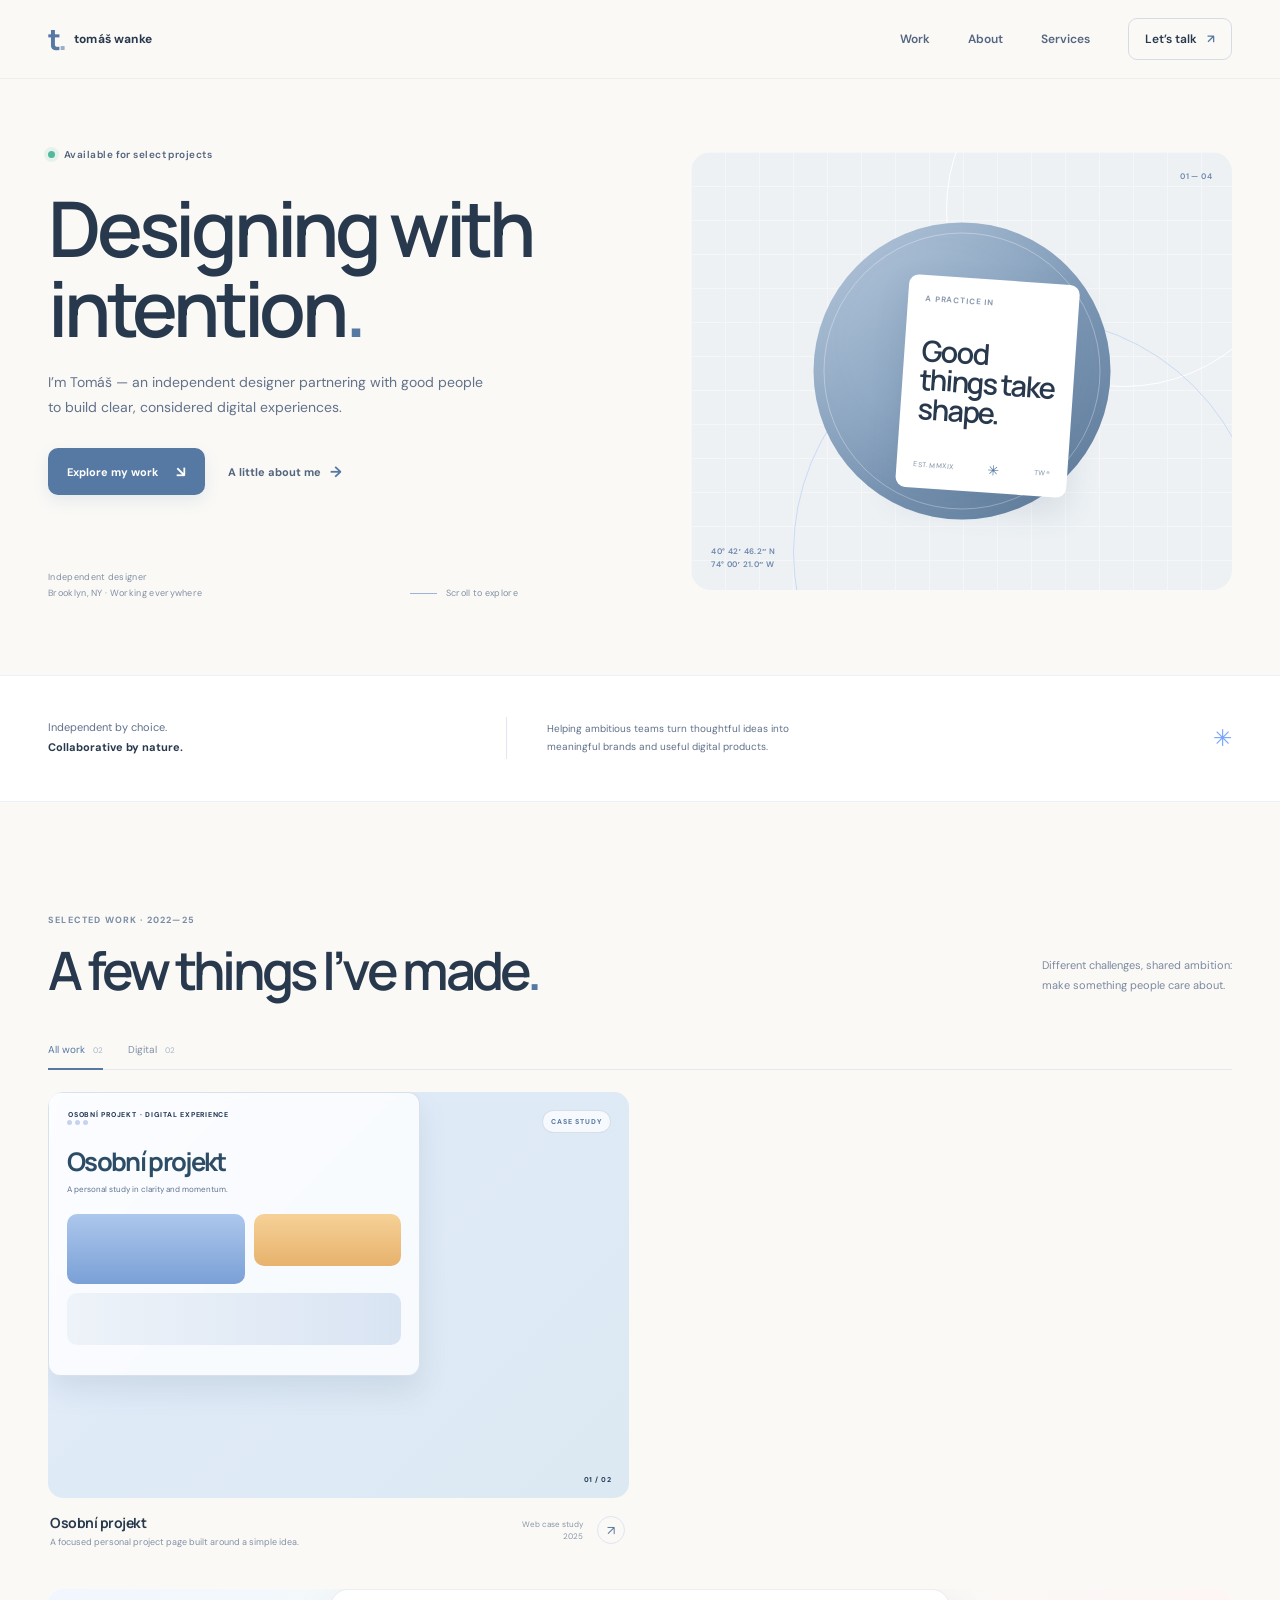
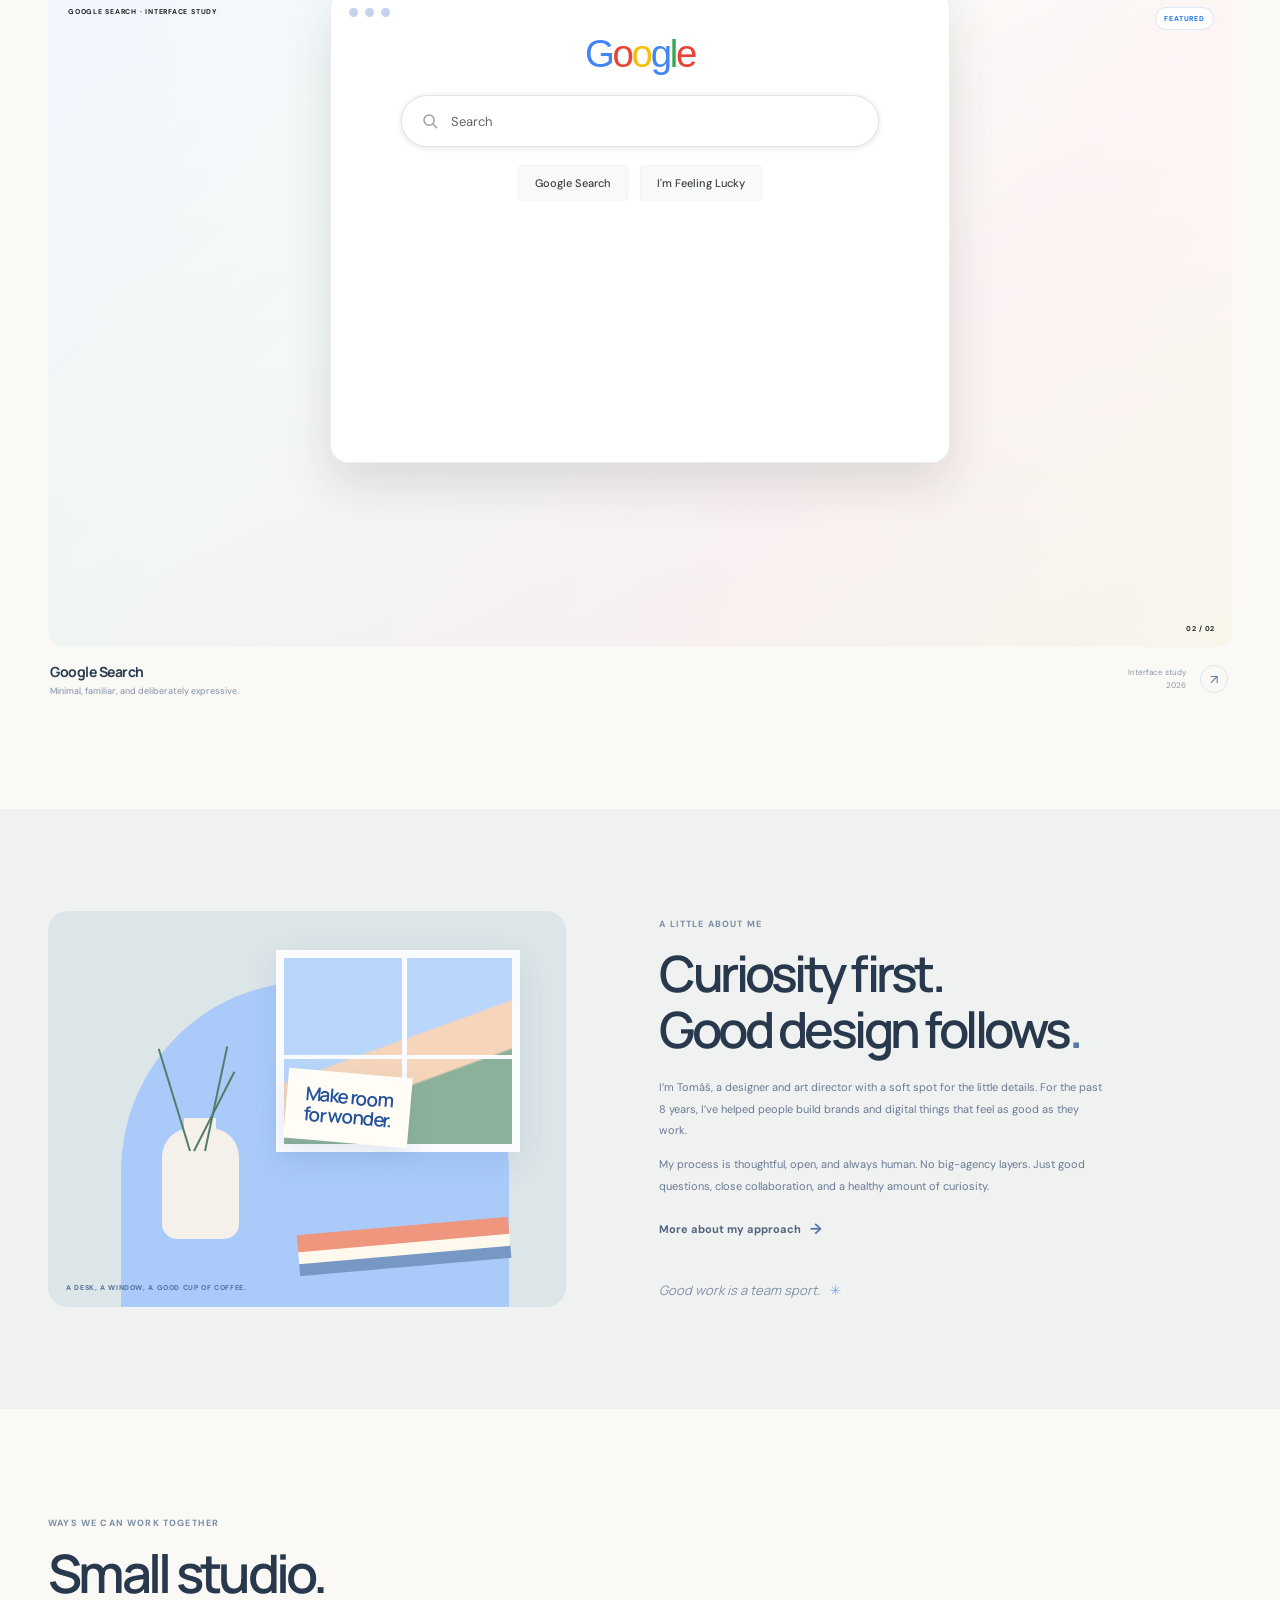
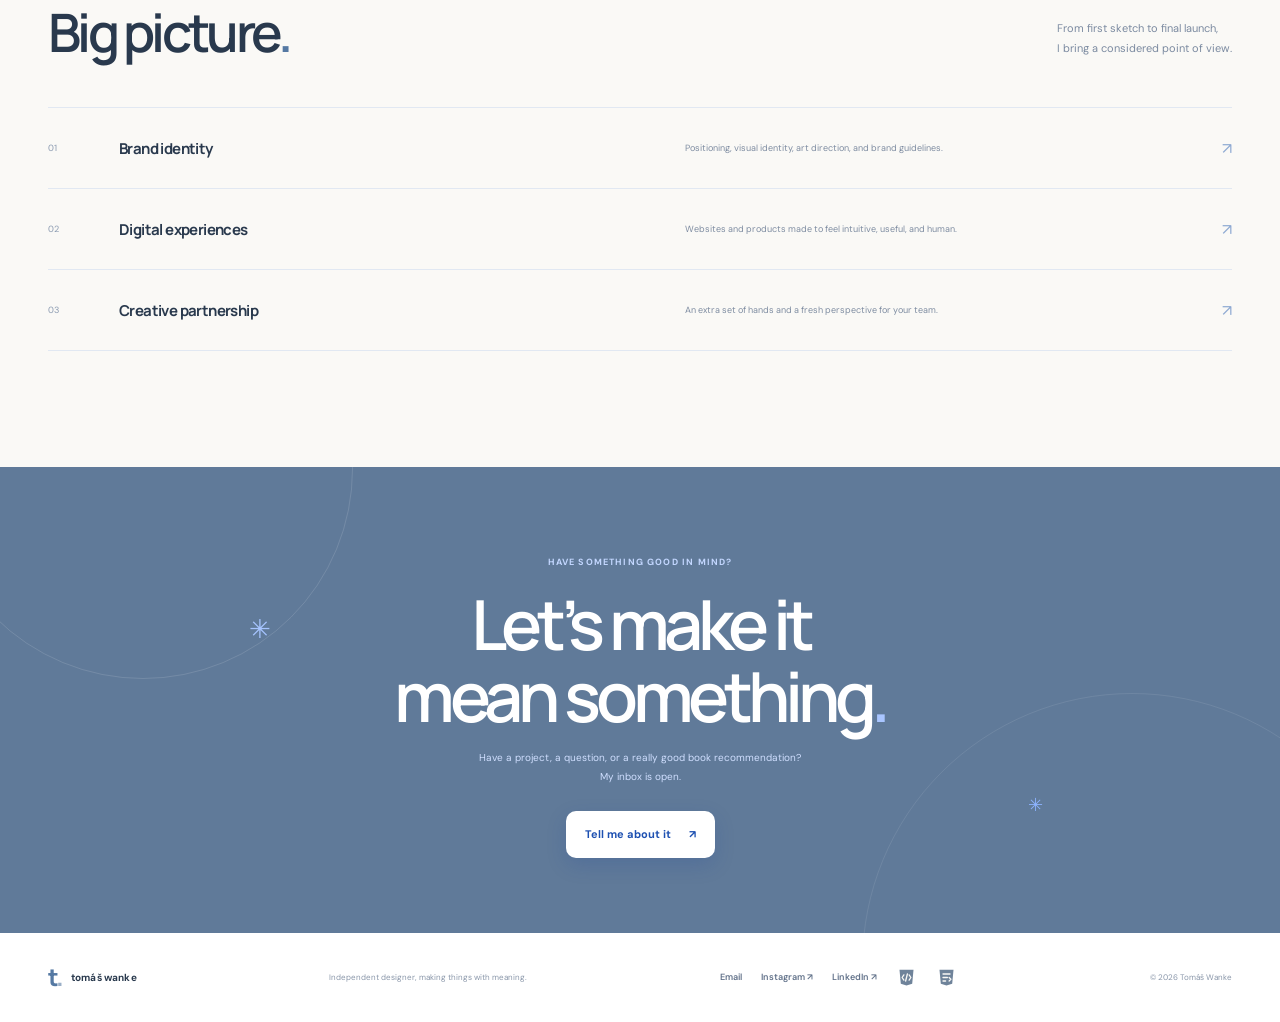
<file: index.html>
<!doctype html>
<html lang="en">
  <head>
    <meta charset="utf-8">
    <meta name="viewport" content="width=device-width, initial-scale=1">
    <meta
      name="description"
      content="The portfolio of Tomáš Wanke, an independent designer creating thoughtful digital experiences and brand identities."
    >
    <meta name="theme-color" content="#faf9f6">
    <title>Tomáš Wanke — Independent Designer</title>
    <link rel="preconnect" href="https://fonts.googleapis.com">
    <link rel="preconnect" href="https://fonts.gstatic.com" crossorigin>
    <link
      href="https://fonts.googleapis.com/css2?family=DM+Sans:wght@400;500;600;700&family=Manrope:wght@400;500;600;700;800&display=swap"
      rel="stylesheet"
    >
    <link rel="stylesheet" href="styles.css">
    <script src="script.js" defer></script>
  </head>
  <body>
    <header class="site-header">
      <nav class="nav shell" aria-label="Main navigation">
        <a class="brand" href="#home" aria-label="Tomáš Wanke home">
          <span class="brand-mark">t<span>.</span></span>
          <span class="brand-name">tomáš wanke</span>
        </a>
        <button class="menu-toggle" type="button" aria-expanded="false" aria-controls="nav-links">
          <span class="sr-only">Toggle navigation</span>
          <span></span>
          <span></span>
        </button>
        <div class="nav-links" id="nav-links">
          <a href="#work">Work</a>
          <a href="#about">About</a>
          <a href="#services">Services</a>
          <a class="nav-contact" href="#contact">Let’s talk <span aria-hidden="true">↗</span></a>
        </div>
      </nav>
    </header>

    <main>
      <section class="hero shell" id="home">
        <div class="hero-copy">
          <div class="availability"><span></span> Available for select projects</div>
          <h1>Designing with<br>intention<span class="blue-period">.</span></h1>
          <p class="hero-description">
            I’m Tomáš — an independent designer partnering with good people to build clear,
            considered digital experiences.
          </p>
          <div class="hero-actions">
            <a class="button button-primary" href="#work">Explore my work <span aria-hidden="true">↘</span></a>
            <a class="text-link" href="#about">A little about me <span aria-hidden="true">→</span></a>
          </div>
          <div class="hero-meta">
            <span>Independent designer<br>Brooklyn, NY · Working everywhere</span>
            <span class="scroll-cue"><span class="scroll-line"></span> Scroll to explore</span>
          </div>
        </div>
        <div class="hero-visual" aria-label="Abstract blue and white geometric artwork" role="img">
          <div class="visual-grid"></div>
          <div class="visual-orbit orbit-one"></div>
          <div class="visual-orbit orbit-two"></div>
          <div class="visual-disc"></div>
          <div class="visual-card">
            <span class="card-label">A practice in</span>
            <span class="card-title">Good<br>things take<br>shape.</span>
            <span class="card-footer">EST. MMXIX <span>✳</span> TW®</span>
          </div>
          <span class="visual-coordinate">40° 42′ 46.2″ N<br>74° 00′ 21.0″ W</span>
          <span class="visual-index">01 — 04</span>
        </div>
      </section>

      <div class="intro-strip">
        <div class="shell intro-inner">
          <p>Independent by choice.<br><strong>Collaborative by nature.</strong></p>
          <div class="intro-rule"></div>
          <p class="intro-note">Helping ambitious teams turn thoughtful ideas into<br class="desktop-break"> meaningful brands and useful digital products.</p>
          <span class="intro-spark" aria-hidden="true">✳</span>
        </div>
      </div>

      <section class="work-section section shell" id="work">
        <div class="section-heading">
          <div>
            <span class="eyebrow">Selected work · 2022—25</span>
            <h2>A few things<br class="mobile-break"> I’ve made<span class="blue-period">.</span></h2>
          </div>
          <p>Different challenges, shared ambition:<br>make something people care about.</p>
        </div>
        <div class="project-filters" role="group" aria-label="Filter projects">
          <button class="filter-button active" type="button" data-filter="all" aria-pressed="true">All work <span>02</span></button>
          <button class="filter-button" type="button" data-filter="digital" aria-pressed="false">Digital <span>02</span></button>
        </div>
        <div class="project-grid">
          <article class="project-card" data-category="digital">
            <a class="project-art art-osobni-projekt" href="https://vixiik.github.io/osobni-projekt/" target="_blank" rel="noreferrer" aria-label="Open Osobní projekt case study">
              <span class="art-eyebrow">OSOBNÍ PROJEKT · DIGITAL EXPERIENCE</span>
              <div class="osobni-window">
                <span class="window-dot"></span><span class="window-dot"></span><span class="window-dot"></span>
                <span class="osobni-title">Osobní projekt</span>
                <span class="osobni-subtitle">A personal study in clarity and momentum.</span>
                <div class="osobni-preview">
                  <span class="preview-block one"></span>
                  <span class="preview-block two"></span>
                  <span class="preview-block three"></span>
                </div>
              </div>
              <span class="osobni-badge">CASE STUDY</span>
              <span class="art-caption">01 / 02</span>
            </a>
            <div class="project-info">
              <div><h3>Osobní projekt</h3><p>A focused personal project page built around a simple idea.</p></div>
              <span class="project-type">Web case study<br>2025</span>
              <a class="project-arrow" href="https://vixiik.github.io/osobni-projekt/" target="_blank" rel="noreferrer" aria-label="Open Osobní projekt">↗</a>
            </div>
          </article>

          <article class="project-card project-card-feature" data-category="digital">
            <a class="project-art art-google-search" href="https://vixiik.github.io/tomasgoogle/" target="_blank" rel="noreferrer" aria-label="Open Google Search study">
              <span class="art-eyebrow">GOOGLE SEARCH · INTERFACE STUDY</span>
              <div class="google-window" role="img" aria-label="Google Search mockup preview">
                <div class="google-toolbar" aria-hidden="true">
                  <span class="window-dot"></span>
                  <span class="window-dot"></span>
                  <span class="window-dot"></span>
                </div>
                <div class="google-logo" aria-hidden="true">
                  <span class="blue">G</span><span class="red">o</span><span class="yellow">o</span><span class="blue">g</span><span class="green">l</span><span class="red">e</span>
                </div>
                <div class="google-search-box" aria-label="Google Search field preview" role="img">
                  <svg class="search-icon" viewBox="0 0 24 24" aria-hidden="true">
                    <circle cx="10.8" cy="10.8" r="6.8"></circle>
                    <path d="M16 16L21 21"></path>
                  </svg>
                  <span class="search-placeholder">Search</span>
                </div>
                <div class="google-actions" aria-hidden="true">
                  <span>Google Search</span>
                  <span>I'm Feeling Lucky</span>
                </div>
              </div>
              <span class="google-badge">FEATURED</span>
              <span class="art-caption">02 / 02</span>
            </a>
            <div class="project-info">
              <div><h3>Google Search</h3><p>Minimal, familiar, and deliberately expressive.</p></div>
              <span class="project-type">Interface study<br>2026</span>
              <a class="project-arrow" href="https://vixiik.github.io/tomasgoogle/" target="_blank" rel="noreferrer" aria-label="Open Google Search">↗</a>
            </div>
          </article>
        </div>
      </section>

      <section class="about-section" id="about">
        <div class="shell about-layout">
          <div class="about-art" aria-label="A portrait illustration of Tomáš's creative workspace" role="img">
            <div class="about-art-backdrop"></div>
            <div class="about-window"><span></span><span></span><span></span></div>
            <div class="about-vase"><i></i><i></i><i></i></div>
            <div class="about-book"></div>
            <div class="about-note">Make room<br>for wonder.</div>
            <span class="about-art-caption">A DESK, A WINDOW, A GOOD CUP OF COFFEE.</span>
          </div>
          <div class="about-copy">
            <span class="eyebrow">A little about me</span>
            <h2>Curiosity first.<br>Good design follows<span class="blue-period">.</span></h2>
            <p>
              I’m Tomáš, a designer and art director with a soft spot for the little details. For the
              past 8 years, I’ve helped people build brands and digital things that feel as good as
              they work.
            </p>
            <p>
              My process is thoughtful, open, and always human. No big-agency layers. Just good
              questions, close collaboration, and a healthy amount of curiosity.
            </p>
            <a class="text-link" href="#contact">More about my approach <span aria-hidden="true">→</span></a>
            <div class="about-signoff">Good work is a team sport. <span>✳</span></div>
          </div>
        </div>
      </section>

      <section class="services-section section shell" id="services">
        <div class="section-heading services-heading">
          <div><span class="eyebrow">Ways we can work together</span><h2>Small studio.<br>Big picture<span class="blue-period">.</span></h2></div>
          <p>From first sketch to final launch,<br>I bring a considered point of view.</p>
        </div>
        <div class="services-list">
          <div class="service-row"><span class="service-number">01</span><h3>Brand identity</h3><p>Positioning, visual identity, art direction, and brand guidelines.</p><span class="service-symbol">↗</span></div>
          <div class="service-row"><span class="service-number">02</span><h3>Digital experiences</h3><p>Websites and products made to feel intuitive, useful, and human.</p><span class="service-symbol">↗</span></div>
          <div class="service-row"><span class="service-number">03</span><h3>Creative partnership</h3><p>An extra set of hands and a fresh perspective for your team.</p><span class="service-symbol">↗</span></div>
        </div>
      </section>

      <section class="contact-section" id="contact">
        <div class="shell contact-inner">
          <span class="eyebrow">Have something good in mind?</span>
          <h2>Let’s make it<br>mean something<span class="contact-period">.</span></h2>
          <p>Have a project, a question, or a really good book recommendation?<br>My inbox is open.</p>
          <a class="button button-light" href="mailto:hello@alexmorgan.design">Tell me about it <span aria-hidden="true">↗</span></a>
          <div class="contact-orbit orbit-contact-one"></div>
          <div class="contact-orbit orbit-contact-two"></div>
          <span class="contact-spark contact-spark-one">✳</span>
          <span class="contact-spark contact-spark-two">✳</span>
        </div>
      </section>
    </main>

    <footer class="site-footer">
      <div class="shell footer-inner">
        <a class="brand footer-brand" href="#home"><span class="brand-mark">t<span>.</span></span><span class="brand-name">tomáš wanke</span></a>
        <p>Independent designer, making things with meaning.</p>
        <div class="footer-links">
          <a href="mailto:hello@alexmorgan.design">Email</a>
          <a href="https://www.instagram.com/" target="_blank" rel="noreferrer">Instagram ↗</a>
          <a href="https://www.linkedin.com/" target="_blank" rel="noreferrer">LinkedIn ↗</a>
          <a class="validator-link" data-validator="html" href="https://validator.w3.org/nu/?doc=https%3A%2F%2Fvixiik.github.io%2F" target="_blank" rel="noreferrer" aria-label="Validate this page's HTML" title="Validate HTML">
            <svg viewBox="0 0 24 24" aria-hidden="true">
              <path d="M4 3h16l-1.5 16L12 21l-6.5-2L4 3Z" />
              <path class="validator-icon-cutout" d="m9 9-2 3 2 3m6-6 2 3-2 3m-2-7-2 8" />
            </svg>
          </a>
          <a class="validator-link" data-validator="css" href="https://jigsaw.w3.org/css-validator/validator?uri=https%3A%2F%2Fvixiik.github.io%2Fstyles.css&amp;profile=css3" target="_blank" rel="noreferrer" aria-label="Validate this page's CSS" title="Validate CSS">
            <svg viewBox="0 0 24 24" aria-hidden="true">
              <path d="M4 3h16l-1.5 16L12 21l-6.5-2L4 3Z" />
              <path class="validator-icon-cutout" d="M8 8h8M8 12h5m-5 4h3m4-4 2 2-2 2" />
            </svg>
          </a>
        </div>
        <span class="copyright">© <span id="year">2025</span> Tomáš Wanke</span>
      </div>
    </footer>
  </body>
</html>
</file>
<file: styles.css>
:root {
  color-scheme: light;
  --ink: #29394d;
  --blue: #5579a3;
  --blue-dark: #466689;
  --blue-light: #eaf0f6;
  --muted: #758295;
  --line: #e5e9ee;
  --paper: #faf9f6;
  --white: #fff;
  --font-body: "DM Sans", sans-serif;
  --font-display: "Manrope", sans-serif;
}

* { box-sizing: border-box; }
html { scroll-behavior: smooth; scroll-padding-top: 84px; }
body { margin: 0; background: var(--paper); color: var(--ink); font-family: var(--font-body); -webkit-font-smoothing: antialiased; }
a { color: inherit; text-decoration: none; }
button { font: inherit; }
.shell { width: min(1200px, calc(100% - 96px)); margin-inline: auto; }
.sr-only { position: absolute; width: 1px; height: 1px; padding: 0; margin: -1px; overflow: hidden; clip: rect(0, 0, 0, 0); white-space: nowrap; border: 0; }

.site-header { position: sticky; z-index: 10; top: 0; background: rgb(250 249 246 / 92%); border-bottom: 1px solid rgb(41 57 77 / 6%); backdrop-filter: blur(14px); }
.nav { min-height: 78px; display: flex; align-items: center; justify-content: space-between; }
.brand { display: inline-flex; align-items: center; gap: 10px; }
.brand-mark { color: var(--blue); font: 800 29px/1 var(--font-display); letter-spacing: -3px; }
.brand-mark span { color: #9aafc7; }
.brand-name { color: var(--ink); font-size: 12px; font-weight: 700; letter-spacing: .015em; }
.nav-links { display: flex; align-items: center; gap: 38px; color: #546680; font-size: 12px; font-weight: 600; }
.nav-links > a:not(.nav-contact) { transition: color .2s ease; }
.nav-links > a:not(.nav-contact):hover, .footer-links a:hover { color: var(--blue); }
.nav-contact { padding: 12px 16px; border: 1px solid #d5dce4; border-radius: 9px; color: var(--ink); transition: color .2s ease, background .2s ease, border-color .2s ease; }
.nav-contact:hover { color: var(--white); background: var(--blue); border-color: var(--blue); }
.nav-contact span { margin-left: 7px; color: var(--blue); }
.nav-contact:hover span { color: var(--white); }
.menu-toggle { display: none; }

.hero { display: grid; grid-template-columns: 1.05fr .95fr; gap: 46px; align-items: center; min-height: 595px; padding-block: 61px 73px; }
.hero-copy { padding-top: 8px; }
.availability { display: flex; align-items: center; gap: 9px; margin-bottom: 27px; color: #52647e; font-size: 10px; font-weight: 600; letter-spacing: .045em; }
.availability > span { width: 7px; height: 7px; border-radius: 50%; background: #54b89c; box-shadow: 0 0 0 4px #54b89c1d; }
h1, h2, h3, p { margin-top: 0; }
h1, h2 { font-family: var(--font-display); }
.hero h1 { margin-bottom: 21px; font-size: clamp(53px, 6vw, 78px); font-weight: 600; line-height: 1.045; letter-spacing: -.055em; }
.blue-period { color: var(--blue); }
.hero-description { max-width: 435px; margin-bottom: 27px; color: #62728a; font-size: 14px; line-height: 1.85; }
.hero-actions { display: flex; align-items: center; gap: 23px; }
.button { display: inline-flex; align-items: center; justify-content: center; gap: 18px; min-height: 47px; padding: 0 19px; border-radius: 10px; font-size: 11px; font-weight: 700; transition: transform .2s ease, background .2s ease; }
.button:hover { transform: translateY(-2px); }
.button-primary { color: white; background: var(--blue); box-shadow: 0 6px 16px #5579a31f; }
.button-primary:hover { background: var(--blue-dark); }
.button-primary span { font-size: 15px; }
.text-link { display: inline-flex; align-items: center; gap: 9px; color: #52647e; font-size: 11px; font-weight: 700; transition: color .2s ease, gap .2s ease; }
.text-link:hover { gap: 13px; color: var(--blue); }
.text-link span { color: var(--blue); font-size: 15px; }
.hero-meta { display: flex; align-items: end; justify-content: space-between; max-width: 470px; margin-top: 74px; color: #8290a5; font-size: 9px; line-height: 1.8; letter-spacing: .035em; }
.scroll-cue { display: flex; align-items: center; gap: 9px; }
.scroll-line { width: 27px; height: 1px; background: #9db4d6; }

.hero-visual { position: relative; min-height: 438px; overflow: hidden; border-radius: 20px; background: #edf1f4; }
.visual-grid { position: absolute; inset: 0; opacity: .42; background-image: linear-gradient(#fff 1px, transparent 1px), linear-gradient(90deg, #fff 1px, transparent 1px); background-size: 34px 34px; }
.visual-orbit { position: absolute; width: 355px; height: 355px; border: 1px solid #fff; border-radius: 50%; }
.orbit-one { top: -120px; right: -69px; }
.orbit-two { right: -31px; bottom: -197px; width: 470px; height: 470px; border-color: #cadaf4; }
.visual-disc { position: absolute; top: 50%; left: 50%; width: 297px; aspect-ratio: 1; border-radius: 50%; background: linear-gradient(140deg, #b5c8dc 2%, #829dbb 57%, #627f9f 100%); transform: translate(-50%, -50%); box-shadow: inset -25px -30px 60px #405d7a24; }
.visual-disc::after { position: absolute; inset: 10px; border: 1px solid #ffffff52; border-radius: inherit; content: ""; }
.visual-card { position: absolute; top: 50%; left: 50%; display: flex; flex-direction: column; justify-content: space-between; width: 171px; height: 213px; padding: 18px 17px 14px; border-radius: 10px; color: var(--ink); background: #fff; box-shadow: 0 14px 32px #405d7a24; transform: translate(-35%, -43%) rotate(4deg); }
.card-label { color: #8b9ab0; font-size: 8px; font-weight: 700; letter-spacing: .11em; text-transform: uppercase; }
.card-title { font: 600 29px/.99 var(--font-display); letter-spacing: -.07em; }
.card-footer { display: flex; align-items: center; justify-content: space-between; color: #8190a4; font-size: 7px; letter-spacing: .06em; }
.card-footer span { color: var(--blue); font-size: 14px; }
.visual-coordinate, .visual-index { position: absolute; color: #6e87ab; font-size: 8px; font-weight: 600; line-height: 1.7; letter-spacing: .05em; }
.visual-coordinate { bottom: 18px; left: 20px; }
.visual-index { top: 18px; right: 20px; }

.intro-strip { background: #fff; border-block: 1px solid #edf1f7; }
.intro-inner { display: grid; grid-template-columns: 1fr 1px 1.5fr auto; align-items: center; gap: 40px; min-height: 125px; }
.intro-inner p { margin: 0; color: #60718a; font-size: 11px; line-height: 1.8; }
.intro-inner p strong { color: var(--ink); font-weight: 700; }
.intro-rule { width: 1px; height: 42px; background: #dfe7f2; }
.intro-note { font-size: 10px !important; }
.intro-spark { color: #75a5ff; font-size: 23px; }

.section { padding-block: 112px; }
.section-heading { display: flex; align-items: end; justify-content: space-between; margin-bottom: 43px; }
.eyebrow { display: block; margin-bottom: 15px; color: #7a8ca6; font-size: 9px; font-weight: 700; letter-spacing: .13em; text-transform: uppercase; }
.section-heading h2, .about-copy h2 { margin-bottom: 0; font-size: clamp(37px, 4.4vw, 53px); font-weight: 600; line-height: 1.12; letter-spacing: -.07em; }
.section-heading > p { margin-bottom: 4px; color: #7b8aa0; font-size: 11px; line-height: 1.8; }
.project-filters { display: flex; gap: 25px; margin-bottom: 22px; border-bottom: 1px solid var(--line); }
.filter-button { position: relative; display: flex; align-items: center; gap: 8px; padding: 0 0 13px; border: 0; color: #8290a5; background: none; cursor: pointer; font-size: 10px; transition: color .2s ease; }
.filter-button::after { position: absolute; right: 0; bottom: -1px; left: 0; height: 2px; background: var(--blue); content: ""; transform: scaleX(0); transform-origin: left; transition: transform .2s ease; }
.filter-button.active { color: var(--blue); }
.filter-button.active::after { transform: scaleX(1); }
.filter-button span { color: #aab6c7; font-size: 8px; }
.project-grid { display: grid; grid-template-columns: repeat(2, minmax(0, 1fr)); gap: 41px 23px; }
.project-card { min-width: 0; animation: reveal .32s ease both; }
.project-card-feature { grid-column: 1 / -1; }
.project-card-feature .project-art { aspect-ratio: 1.8; }
.project-card[hidden] { display: none; }
@keyframes reveal { from { opacity: 0; transform: translateY(8px); } to { opacity: 1; transform: translateY(0); } }
.project-art { position: relative; display: block; aspect-ratio: 1.43; overflow: hidden; border-radius: 15px; }
.art-eyebrow { position: absolute; z-index: 2; top: 18px; left: 20px; font-size: 7px; font-weight: 700; letter-spacing: .11em; }
.art-caption { position: absolute; right: 17px; bottom: 14px; font-size: 7px; font-weight: 700; letter-spacing: .08em; }
.art-kinfield { color: #204c6d; background: #d8f2ed; }
.kinfield-sun { position: absolute; top: 18%; right: 11%; width: 43%; aspect-ratio: 1; border-radius: 50%; background: #ffce8a; }
.kinfield-word { position: absolute; z-index: 1; top: 34%; left: 9%; color: #185779; font: 800 clamp(42px, 7vw, 82px)/.9 var(--font-display); letter-spacing: -.1em; }
.kinfield-word > span { position: relative; top: -2.6em; margin-left: 7px; font: 700 8px var(--font-body); letter-spacing: 0; }
.kinfield-stamp { position: absolute; top: 19%; right: 13%; color: #185779; font-size: 7px; font-weight: 700; line-height: 1.7; letter-spacing: .1em; }
.kinfield-tube { position: absolute; right: 17%; bottom: 8%; display: flex; flex-direction: column; justify-content: space-between; width: 53px; height: 125px; padding: 13px 9px 9px; color: #205677; background: #fff4d8; border-radius: 4px 4px 10px 10px; box-shadow: 9px 8px 20px #39827421; transform: rotate(-9deg); }
.kinfield-tube::before { position: absolute; top: -13px; left: 12px; width: 29px; height: 14px; border-radius: 4px 4px 0 0; background: #f7f1e5; content: ""; }
.kinfield-tube > span { font: 700 17px/.92 var(--font-display); letter-spacing: -.08em; }
.kinfield-tube > b { font-size: 6px; letter-spacing: .06em; }
.art-northstar { display: flex; align-items: center; justify-content: center; color: #fff; background: #667991; }
.art-northstar::before { position: absolute; inset: 0; opacity: .14; background-image: radial-gradient(#fff .7px, transparent .7px); background-size: 15px 15px; content: ""; }
.northstar-window { position: relative; z-index: 1; width: 62%; min-height: 71%; padding: 16px 20px 12px; color: #40566f; background: #fbfbf9; border-radius: 12px; box-shadow: 0 16px 36px #35486136; }
.window-dot { display: inline-block; width: 5px; height: 5px; margin-right: 3px; border-radius: 50%; background: #c6d2ef; }
.window-title { display: block; margin-top: 15px; font: 700 clamp(15px, 2.3vw, 24px)/1.1 var(--font-display); letter-spacing: -.06em; }
.window-subtitle { display: block; margin-top: 4px; color: #8795b5; font-size: 7px; }
.northstar-chart { position: relative; display: flex; justify-content: space-between; margin-top: 14px; color: #a2aec8; font-size: 5px; }
.northstar-chart svg { position: absolute; top: 10px; left: 0; width: 100%; height: 51px; overflow: visible; }
.northstar-chart svg path:first-child { fill: none; stroke: #386ce1; stroke-linecap: round; stroke-width: 2.6; }
.northstar-chart svg .chart-fill { fill: url(#chart-fill); opacity: .09; }
.northstar-star { position: absolute; top: 16%; right: 12%; color: #9cb8ff; font-size: 25px; }
.art-goodthing { color: #fff; background: #e6a894; }
.goodthing-circle { position: absolute; top: 50%; left: 51%; display: grid; width: min(50%, 230px); aspect-ratio: 1; place-items: center; border-radius: 50%; background: #f4cc88; color: #234b89; transform: translate(-50%, -48%); }
.goodthing-circle > span { font: 700 clamp(37px, 6vw, 69px)/.78 var(--font-display); letter-spacing: -.105em; }
.goodthing-circle > i { position: absolute; top: 14%; right: 13%; color: #fff5dc; font-size: 23px; font-style: normal; }
.goodthing-side { position: absolute; right: 15px; bottom: 46px; writing-mode: vertical-rl; font-size: 7px; font-weight: 700; letter-spacing: .1em; }
.goodthing-tag { position: absolute; bottom: 16%; left: 10%; padding: 10px; color: #32518a; background: #fff2d9; font-size: 6px; font-weight: 700; line-height: 1.5; letter-spacing: .1em; transform: rotate(-8deg); }
.art-osobni-projekt { color: #1f3652; background: linear-gradient(135deg, #edf3ff 0%, #dfeaf7 40%, #dce9f2 100%); }
.osobni-window { position: relative; z-index: 1; width: 64%; min-height: 70%; padding: 16px 18px 14px; color: #2d4d66; background: rgba(255,255,255,.78); border: 1px solid rgba(123,145,174,.25); border-radius: 12px; box-shadow: 0 14px 28px rgba(69,103,135,.13); backdrop-filter: blur(4px); }
.osobni-title { display: block; margin-top: 18px; font: 700 clamp(18px, 2vw, 30px)/1.1 var(--font-display); letter-spacing: -.065em; }
.osobni-subtitle { display: block; margin-top: 7px; color: #5e7390; font-size: 8px; line-height: 1.6; }
.osobni-preview { display: grid; grid-template-columns: 1.1fr .9fr; gap: 9px; margin-top: 18px; }
.preview-block { display: block; border-radius: 10px; }
.preview-block.one { height: 70px; background: linear-gradient(180deg, #adc7ed, #7aa0d6); }
.preview-block.two { height: 52px; background: linear-gradient(180deg, #f6d197, #e7b26d); }
.preview-block.three { grid-column: 1 / -1; height: 52px; background: linear-gradient(90deg, #eef3f9 0%, #d9e4f3 100%); }
.osobni-badge { position: absolute; top: 18px; right: 18px; z-index: 2; padding: 6px 8px; border: 1px solid rgba(71,105,140,.18); border-radius: 999px; background: rgba(255,255,255,.72); color: #5575a0; font-size: 7px; font-weight: 700; letter-spacing: .12em; }

.art-google-search { color: #202124; background: linear-gradient(180deg, #ffffff 0%, #f8f9fa 100%); }
.art-google-search::before { position: absolute; inset: 0; background: linear-gradient(135deg, rgba(66,133,244,.07), rgba(52,168,83,.04), rgba(234,67,53,.05), rgba(251,188,5,.06)); content: ""; }
.google-window { position: relative; z-index: 1; width: min(78%, 620px); min-height: 72%; margin: 0 auto; padding: 18px 18px 16px; border-radius: 18px; background: rgba(255,255,255,.96); border: 1px solid rgba(32,33,36,.08); box-shadow: 0 22px 48px rgba(32,33,36,.12); }
.google-toolbar { display: flex; gap: 7px; margin-bottom: 18px; }
.google-toolbar .window-dot { width: 9px; height: 9px; margin-right: 0; }
.google-logo { display: flex; justify-content: center; align-items: center; margin-bottom: 22px; font: 500 clamp(28px, 3vw, 54px)/1 "Google Sans", "Product Sans", Arial, sans-serif; letter-spacing: -.06em; }
.google-logo .blue { color: #4285f4; }
.google-logo .red { color: #ea4335; }
.google-logo .yellow { color: #fbbc05; }
.google-logo .green { color: #34a853; }
.google-search-box { display: flex; align-items: center; gap: 12px; width: min(82%, 540px); margin: 0 auto 18px; padding: 16px 19px; border: 1px solid rgba(32,33,36,.12); border-radius: 999px; background: #fff; box-shadow: 0 1px 6px rgba(32,33,36,.12); }
.search-icon { width: 18px; height: 18px; stroke: #9aa0a6; fill: none; stroke-width: 2; stroke-linecap: round; stroke-linejoin: round; }
.search-placeholder { color: #5f6368; font-size: 13px; }
.google-actions { display: flex; justify-content: center; gap: 12px; flex-wrap: wrap; }
.google-actions span { padding: 10px 16px; border: 1px solid #f1f3f4; border-radius: 4px; background: #f8f9fa; color: #3c4043; font-size: 11px; font-weight: 500; }
.google-badge { position: absolute; top: 18px; right: 18px; z-index: 2; padding: 6px 8px; border-radius: 999px; background: rgba(255,255,255,.9); border: 1px solid rgba(66,133,244,.18); color: #1a73e8; font-size: 7px; font-weight: 700; letter-spacing: .12em; }

.art-still { color: #193d77; background: #deebfa; }
.project-info { display: grid; grid-template-columns: 1fr auto 30px; align-items: center; gap: 14px; padding: 15px 2px 0; }
.project-info h3 { margin-bottom: 4px; font: 700 14px var(--font-display); letter-spacing: -.035em; }
.project-info p { margin: 0; color: #8390a5; font-size: 9px; }
.project-type { color: #8996a9; font-size: 8px; line-height: 1.6; text-align: right; }
.project-arrow { display: grid; width: 28px; height: 28px; place-items: center; border: 1px solid #dce5f2; border-radius: 50%; color: var(--blue); font-size: 13px; transition: background .2s ease, color .2s ease; }
.project-arrow:hover { color: #fff; background: var(--blue); }
.mobile-break { display: none; }

.about-section { padding-block: 102px; color: var(--ink); background: #f0f2f1; }
.about-layout { display: grid; grid-template-columns: .95fr 1.05fr; align-items: center; gap: 93px; }
.about-art { position: relative; min-height: 396px; overflow: hidden; border-radius: 20px; background: #dce5e8; }
.about-art-backdrop { position: absolute; top: 18%; left: 14%; width: 75%; height: 100%; background: #aacbfa; border-radius: 48% 48% 0 0; }
.about-window { position: absolute; top: 10%; right: 9%; width: 47%; height: 51%; border: 8px solid #f9fbff; background: linear-gradient(160deg, #b9d6fb 0 46%, #f6d5bb 47% 64%, #8bb19b 65%); box-shadow: 0 11px 28px #456d9a20; }
.about-window::after { position: absolute; top: 0; bottom: 0; left: 52%; width: 4px; background: #f9fbff; content: ""; }
.about-window > span:first-child { position: absolute; top: 0; right: 46%; bottom: 0; width: 4px; background: #f9fbff; }
.about-window > span:nth-child(2) { position: absolute; top: 52%; right: 0; left: 0; height: 4px; background: #f9fbff; }
.about-vase { position: absolute; z-index: 1; bottom: 17%; left: 22%; width: 77px; height: 111px; border-radius: 29px 29px 15px 15px; background: #f5f0e9; }
.about-vase::before { position: absolute; top: -10px; left: 22px; width: 32px; height: 16px; background: #f5f0e9; content: ""; }
.about-vase i { position: absolute; bottom: 80%; left: 35%; width: 2px; height: 107px; background: #527d69; transform: rotate(-17deg); transform-origin: bottom; }
.about-vase i:nth-child(2) { left: 55%; transform: rotate(12deg); }
.about-vase i:nth-child(3) { left: 40%; height: 89px; transform: rotate(27deg); }
.about-book { position: absolute; right: 11%; bottom: 16%; width: 41%; height: 17px; background: #ef967f; box-shadow: 0 12px 0 #fff9ed, 0 24px 0 #7698c2; transform: rotate(-5deg); }
.about-note { position: absolute; top: 41%; left: 46%; padding: 15px 18px; color: #24529a; background: #fffdf5; box-shadow: 0 8px 23px #57749a25; font: 600 19px/1.05 var(--font-display); letter-spacing: -.07em; transform: rotate(5deg); }
.about-art-caption { position: absolute; bottom: 15px; left: 18px; color: #51719c; font-size: 7px; font-weight: 700; letter-spacing: .09em; }
.about-copy h2 { margin-bottom: 20px; font-size: clamp(38px, 4.3vw, 50px); }
.about-copy > p { max-width: 450px; margin-bottom: 13px; color: #697a93; font-size: 11px; line-height: 1.95; }
.about-copy > .text-link { margin-top: 9px; }
.about-signoff { margin-top: 42px; color: #8292aa; font: italic 13px var(--font-display); }
.about-signoff span { padding-left: 7px; color: #7ba8ef; font-style: normal; }

.services-section { padding-block: 108px 116px; }
.services-heading { margin-bottom: 45px; }
.services-list { border-top: 1px solid #e1e8f2; }
.service-row { display: grid; grid-template-columns: 52px 1.1fr 1fr 30px; align-items: center; gap: 19px; min-height: 81px; border-bottom: 1px solid #e1e8f2; }
.service-number { color: #8b9bb1; font-size: 9px; }
.service-row h3 { margin: 0; font: 700 15px var(--font-display); letter-spacing: -.04em; }
.service-row p { margin: 0; color: #7e8ca1; font-size: 9px; line-height: 1.6; }
.service-symbol { justify-self: end; color: #8da9d2; font-size: 16px; transition: color .2s ease, transform .2s ease; }
.service-row:hover .service-symbol { color: var(--blue); transform: translate(2px, -2px); }

.contact-section { position: relative; overflow: hidden; color: white; background: #607a99; }
.contact-inner { position: relative; min-height: 450px; padding-block: 89px 75px; text-align: center; }
.contact-inner .eyebrow { position: relative; z-index: 1; margin-bottom: 20px; color: #c3d7ff; }
.contact-inner h2 { position: relative; z-index: 1; margin-bottom: 16px; font-size: clamp(45px, 6vw, 69px); font-weight: 600; line-height: 1.04; letter-spacing: -.075em; }
.contact-period { color: #a9c5ff; }
.contact-inner > p { position: relative; z-index: 1; margin-bottom: 25px; color: #d0dfff; font-size: 10px; line-height: 1.9; }
.button-light { position: relative; z-index: 1; color: #1d50b1; background: #fff; box-shadow: 0 7px 20px #103c992b; }
.button-light:hover { background: #eef4ff; }
.contact-orbit { position: absolute; width: 420px; height: 420px; border: 1px solid #ffffff20; border-radius: 50%; }
.orbit-contact-one { top: -208px; left: -115px; }
.orbit-contact-two { right: -170px; bottom: -300px; width: 540px; height: 540px; border-color: #ffffff17; }
.contact-spark { position: absolute; color: #a6c4ff; }
.contact-spark-one { top: 31%; left: 17%; font-size: 26px; }
.contact-spark-two { right: 16%; bottom: 25%; color: #8db3ff; font-size: 18px; }

.site-footer { background: #fff; }
.footer-inner { display: flex; align-items: center; justify-content: space-between; min-height: 89px; gap: 20px; }
.footer-brand .brand-mark { font-size: 24px; }
.footer-brand .brand-name { font-size: 10px; }
.footer-inner > p, .copyright { margin: 0; color: #8996a9; font-size: 8px; }
.footer-links { display: flex; align-items: center; gap: 19px; color: #62728a; font-size: 9px; font-weight: 600; }
.footer-links a { transition: color .2s ease; }
.footer-links .validator-link { display: inline-flex; color: #6f839a; }
.validator-link svg { width: 21px; height: 21px; fill: currentColor; }
.validator-icon-cutout { fill: none; stroke: var(--paper); stroke-linecap: round; stroke-linejoin: round; stroke-width: 1.5; }
.footer-links .validator-link:hover { color: var(--blue); }
.validator-link:focus-visible { border-radius: 3px; outline: 2px solid var(--blue); outline-offset: 3px; }

@media (max-width: 900px) {
  .shell { width: min(100% - 56px, 720px); }
  .hero { min-height: auto; gap: 25px; padding-block: 67px 57px; }
  .hero-visual { min-height: 365px; }
  .visual-disc { width: 245px; }
  .hero h1 { font-size: clamp(49px, 7vw, 65px); }
  .hero-meta { margin-top: 54px; }
  .intro-inner { grid-template-columns: 1fr 1px 1.3fr auto; gap: 23px; }
  .about-layout { gap: 46px; }
  .about-art { min-height: 345px; }
}
@media (max-width: 650px) {
  html { scroll-padding-top: 68px; }
  .shell { width: calc(100% - 40px); }
  .nav { min-height: 67px; }
  .brand-mark { font-size: 26px; }
  .menu-toggle { display: flex; flex-direction: column; justify-content: center; gap: 5px; width: 38px; height: 38px; padding: 8px; border: 1px solid #dce2e8; border-radius: 9px; background: transparent; }
  .menu-toggle span:not(.sr-only) { display: block; width: 19px; height: 1px; background: var(--ink); transition: transform .2s ease; }
  .menu-toggle[aria-expanded="true"] span:nth-of-type(2) { transform: translateY(3px) rotate(45deg); }
  .menu-toggle[aria-expanded="true"] span:nth-of-type(3) { transform: translateY(-3px) rotate(-45deg); }
  .nav-links { position: absolute; top: 66px; right: 0; left: 0; display: none; flex-direction: column; align-items: stretch; gap: 0; padding: 8px 20px 20px; background: var(--paper); border-bottom: 1px solid var(--line); }
  .nav-links.is-open { display: flex; }
  .nav-links > a:not(.nav-contact) { padding: 14px 0; border-bottom: 1px solid var(--line); }
  .nav-contact { align-self: flex-start; margin-top: 14px; }
  .hero { grid-template-columns: 1fr; gap: 40px; padding-block: 52px 42px; }
  .availability { margin-bottom: 21px; }
  .hero h1 { font-size: clamp(53px, 13vw, 74px); }
  .hero-description { max-width: 390px; font-size: 13px; }
  .hero-meta { margin-top: 34px; }
  .scroll-cue { display: none; }
  .hero-visual { min-height: 330px; }
  .visual-disc { width: 240px; }
  .visual-card { width: 147px; height: 186px; }
  .card-title { font-size: 25px; }
  .intro-inner { grid-template-columns: 1fr auto; gap: 13px 15px; min-height: 120px; padding-block: 21px; }
  .intro-rule { display: none; }
  .intro-note { grid-column: 1; grid-row: 2; }
  .intro-spark { grid-column: 2; grid-row: 1 / span 2; }
  .section { padding-block: 77px; }
  .section-heading { align-items: start; flex-direction: column; gap: 17px; margin-bottom: 31px; }
  .section-heading h2, .about-copy h2 { font-size: 43px; }
  .section-heading > p { margin-bottom: 0; }
  .mobile-break { display: initial; }
  .project-filters { gap: 19px; margin-bottom: 17px; }
  .project-grid { grid-template-columns: 1fr; gap: 30px; }
  .project-art { aspect-ratio: 1.35; }
  .kinfield-word { font-size: clamp(58px, 16vw, 84px); }
  .goodthing-circle > span { font-size: clamp(53px, 15vw, 71px); }
  .still-copy { font-size: clamp(28px, 8vw, 38px); }
  .about-section { padding-block: 70px; }
  .about-layout { grid-template-columns: 1fr; gap: 37px; }
  .about-art { min-height: 340px; }
  .about-copy h2 { font-size: 41px; }
  .about-signoff { margin-top: 30px; }
  .services-section { padding-block: 77px 83px; }
  .services-heading { margin-bottom: 32px; }
  .service-row { grid-template-columns: 27px 1fr 21px; gap: 12px; min-height: 85px; }
  .service-row h3 { font-size: 13px; }
  .service-row p { grid-column: 2; grid-row: 2; align-self: start; margin-top: -20px; padding-top: 23px; font-size: 8px; }
  .service-symbol { grid-column: 3; grid-row: 1 / span 2; }
  .contact-inner { min-height: 390px; padding-block: 78px 65px; }
  .contact-inner h2 { font-size: clamp(48px, 12vw, 65px); }
  .contact-spark-one { left: 3%; }
  .contact-spark-two { right: 5%; }
  .footer-inner { display: grid; grid-template-columns: 1fr auto; gap: 14px; padding-block: 20px; }
  .footer-inner > p { grid-column: 1; grid-row: 2; }
  .footer-links { grid-column: 1 / -1; grid-row: 3; gap: 17px; padding-top: 5px; }
  .copyright { grid-column: 2; grid-row: 2; text-align: right; }
}
@media (prefers-reduced-motion: reduce) {
  *, *::before, *::after { scroll-behavior: auto !important; animation-duration: .01ms !important; animation-iteration-count: 1 !important; transition-duration: .01ms !important; }
}
</file>
